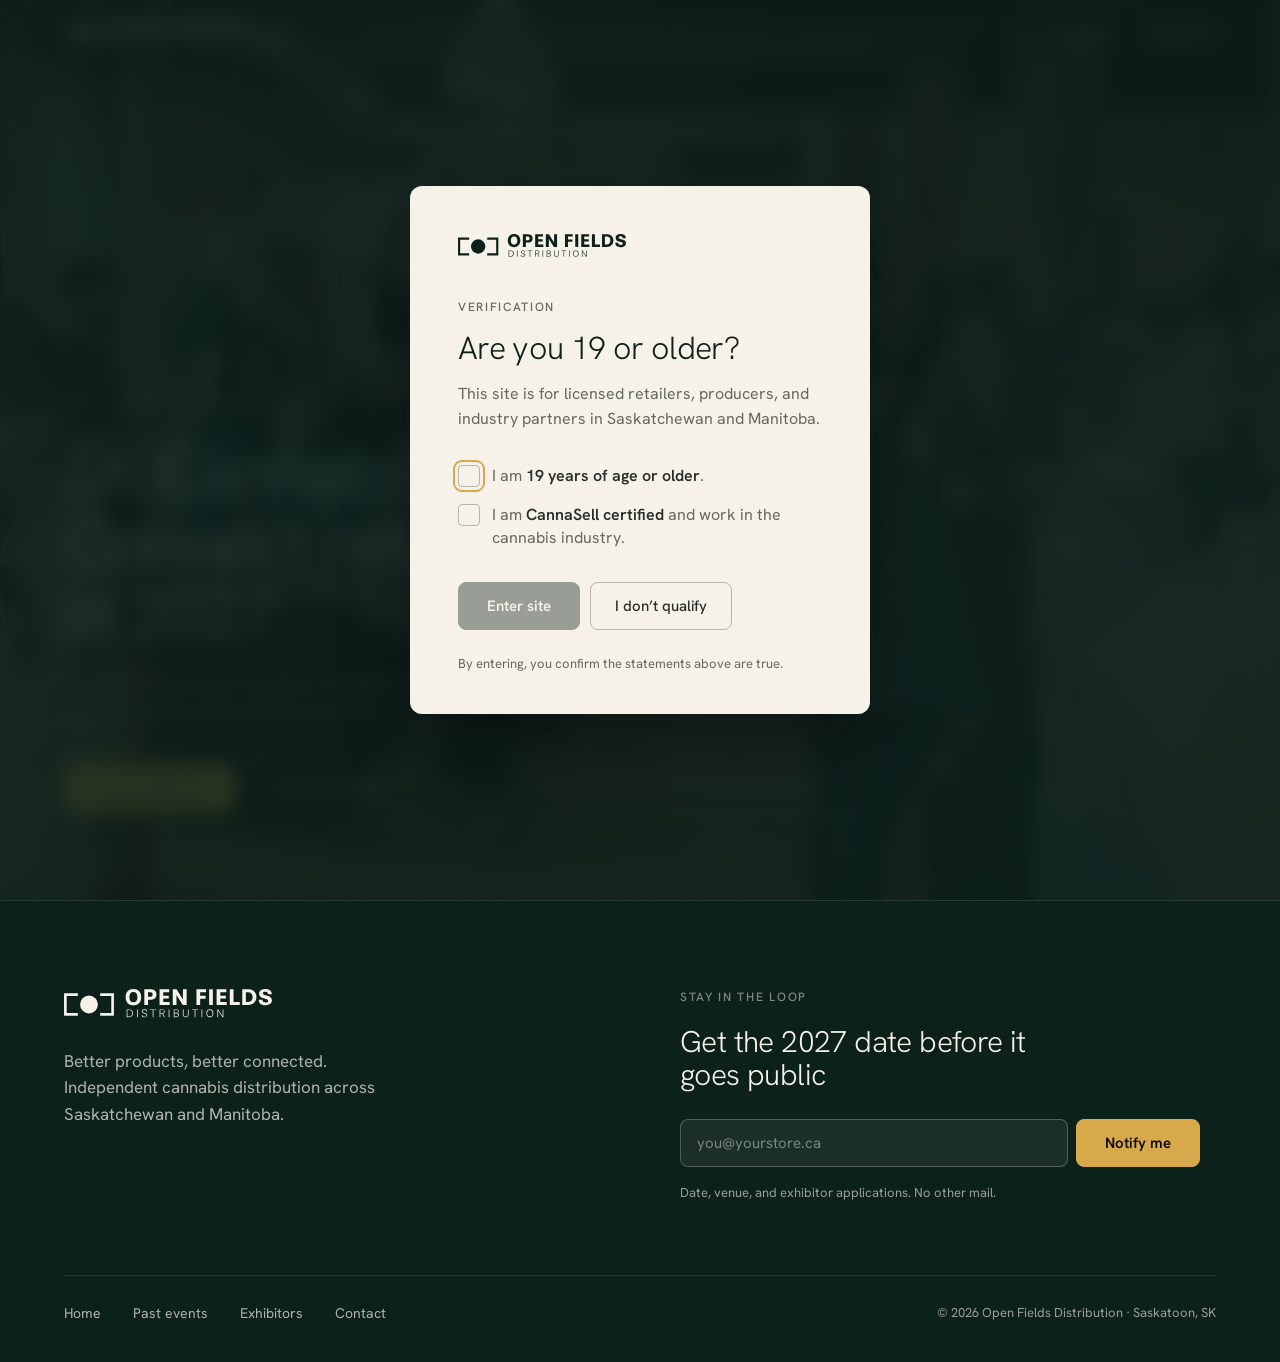
<file: index.html>
<!DOCTYPE html>
<html lang="en">
<head>
<meta charset="utf-8">
<meta name="viewport" content="width=device-width, initial-scale=1">
<title>SK Cannabis Connect 2027 — Open Fields Distribution</title>
<meta name="description" content="SK Cannabis Connect returns in 2027. One day, every major supplier in Saskatchewan in one room. Date and venue announced soon.">
<meta property="og:title" content="SK Cannabis Connect 2027 — Open Fields Distribution">
<meta property="og:description" content="SK Cannabis Connect returns in 2027. One day, every major supplier in Saskatchewan in one room. Date and venue announced soon.">
<meta property="og:type" content="website">
<meta property="og:site_name" content="SK Cannabis Connect">
<meta property="og:image" content="https://skcannaconnect.ca/assets/photos/showcase-floor.jpg">
<meta name="twitter:card" content="summary_large_image">
<link rel="icon" href="assets/favicon.svg" type="image/svg+xml">
<link rel="preload" as="font" type="font/woff2" href="assets/fonts/hanken-grotesk-300-latin.woff2" crossorigin>
<link rel="preload" as="font" type="font/woff2" href="assets/fonts/hanken-grotesk-400-latin.woff2" crossorigin>
<link rel="stylesheet" href="assets/css/fonts.css">
<link rel="preload" as="image" href="assets/hero/skcc-hero.jpg">
<link rel="stylesheet" href="assets/css/site.css">
</head>
<body>

<a class="skip-link" href="#main">Skip to content</a>

<div class="gate" id="gate" role="dialog" aria-modal="true" aria-labelledby="gate-title">
  <div class="gate-card">
    <img src="assets/of/logo-primary.svg" alt="Open Fields Distribution" width="168" height="25">

    <div data-gate-ask>
      <div class="eyebrow-plain">Verification</div>
      <h2 class="h2-gate" id="gate-title">Are you 19 or older?</h2>
      <p>This site is for licensed retailers, producers, and industry partners in Saskatchewan and Manitoba.</p>

      <label class="gate-check">
        <input type="checkbox" data-gate-check>
        <span class="box" aria-hidden="true"></span>
        <span>I am <strong>19 years of age or older</strong>.</span>
      </label>

      <label class="gate-check">
        <input type="checkbox" data-gate-check>
        <span class="box" aria-hidden="true"></span>
        <span>I am <strong>CannaSell certified</strong> and work in the cannabis industry.</span>
      </label>

      <div class="gate-actions">
        <button type="button" class="btn btn-forest" data-gate-enter disabled>Enter site</button>
        <button type="button" class="btn btn-ghost" data-gate-decline>I don&rsquo;t qualify</button>
      </div>

      <p class="gate-fine">By entering, you confirm the statements above are true.</p>
    </div>

    <div data-gate-denied hidden>
      <div class="eyebrow-plain">Sorry</div>
      <h2 class="h2-gate" id="gate-denied-title">This site is industry only</h2>
      <p>Thanks for stopping by. Come back when you meet the requirements above.</p>
      <div class="gate-actions">
        <button type="button" class="btn btn-ghost" data-gate-back>Back</button>
      </div>
    </div>
  </div>
</div>

<header class="site-header is-top">
  <a class="header-logo" href="index.html" aria-label="Open Fields Distribution — home">
    <img class="logo-reversed" src="assets/of/logo-primary-ivory.svg" alt="Open Fields Distribution" width="176" height="26">
    <img class="logo-ink" src="assets/of/logo-primary.svg" alt="" aria-hidden="true" width="176" height="26">
  </a>
  <nav class="header-nav" aria-label="Primary">
    <a href="past-events.html">Events</a>
    <a href="exhibitors.html">Exhibitors</a>
  </nav>
</header>

<main id="main" tabindex="-1">
  <section class="home-hero on-photo">
    <div class="hero-bg" role="img" aria-label="The SK Cannabis Connect showcase floor in Saskatoon"></div>
    <div class="scrim"></div>

    <div class="home-hero-body">
      <div class="eyebrow">Saskatchewan &middot; 2027</div>
      <h1 class="h1-home">SK Cannabis Connect returns in 2027</h1>
      <p class="hero-p">One day, every major supplier in Saskatchewan in one room. Date and venue announced soon.</p>
      <div class="hero-actions">
        <a class="btn btn-primary" href="#notify">Get the date first</a>
        <a class="btn btn-secondary" href="past-events.html">See past events</a>
      </div>
    </div>
  </section>
</main>

<footer class="site-footer" id="notify">
  <div class="footer-top">
    <div>
      <img class="footer-logo" src="assets/of/logo-primary-ivory.svg" alt="Open Fields Distribution" width="208" height="31">
      <p class="footer-blurb">Better products, better connected. Independent cannabis distribution across Saskatchewan and Manitoba.</p>
    </div>
    <div>
      <div class="eyebrow-plain on-dark">Stay in the loop</div>
      <h2 class="h2-footer">Get the 2027 date before it goes public</h2>

      <form class="notify-form" data-notify-form>
        <input id="notify-email" type="email" name="email" required placeholder="you@yourstore.ca"
               autocomplete="email" aria-label="Email address">
        <input class="notify-trap" data-notify-trap type="text" name="company" tabindex="-1"
               autocomplete="off" aria-hidden="true">
        <button type="submit" class="btn btn-primary">Notify me</button>
      </form>
      <p class="notify-fine" data-notify-fine>Date, venue, and exhibitor applications. No other mail.</p>
      <p class="notify-error" data-notify-error hidden role="alert"></p>

      <div class="notify-done" data-notify-done hidden role="status">You&rsquo;re on the list. We&rsquo;ll be in touch.</div>
    </div>
  </div>

  <div class="footer-bottom">
    <nav class="footer-nav" aria-label="Footer">
      <a href="index.html">Home</a>
      <a href="past-events.html">Past events</a>
      <a href="exhibitors.html">Exhibitors</a>
      <a href="mailto:etonnies@openfields.ca">Contact</a>
    </nav>
    <div class="footer-copy">&copy; 2026 Open Fields Distribution &middot; Saskatoon, SK</div>
  </div>
</footer>

<script src="assets/js/site.js"></script>
</body>
</html>
</file>
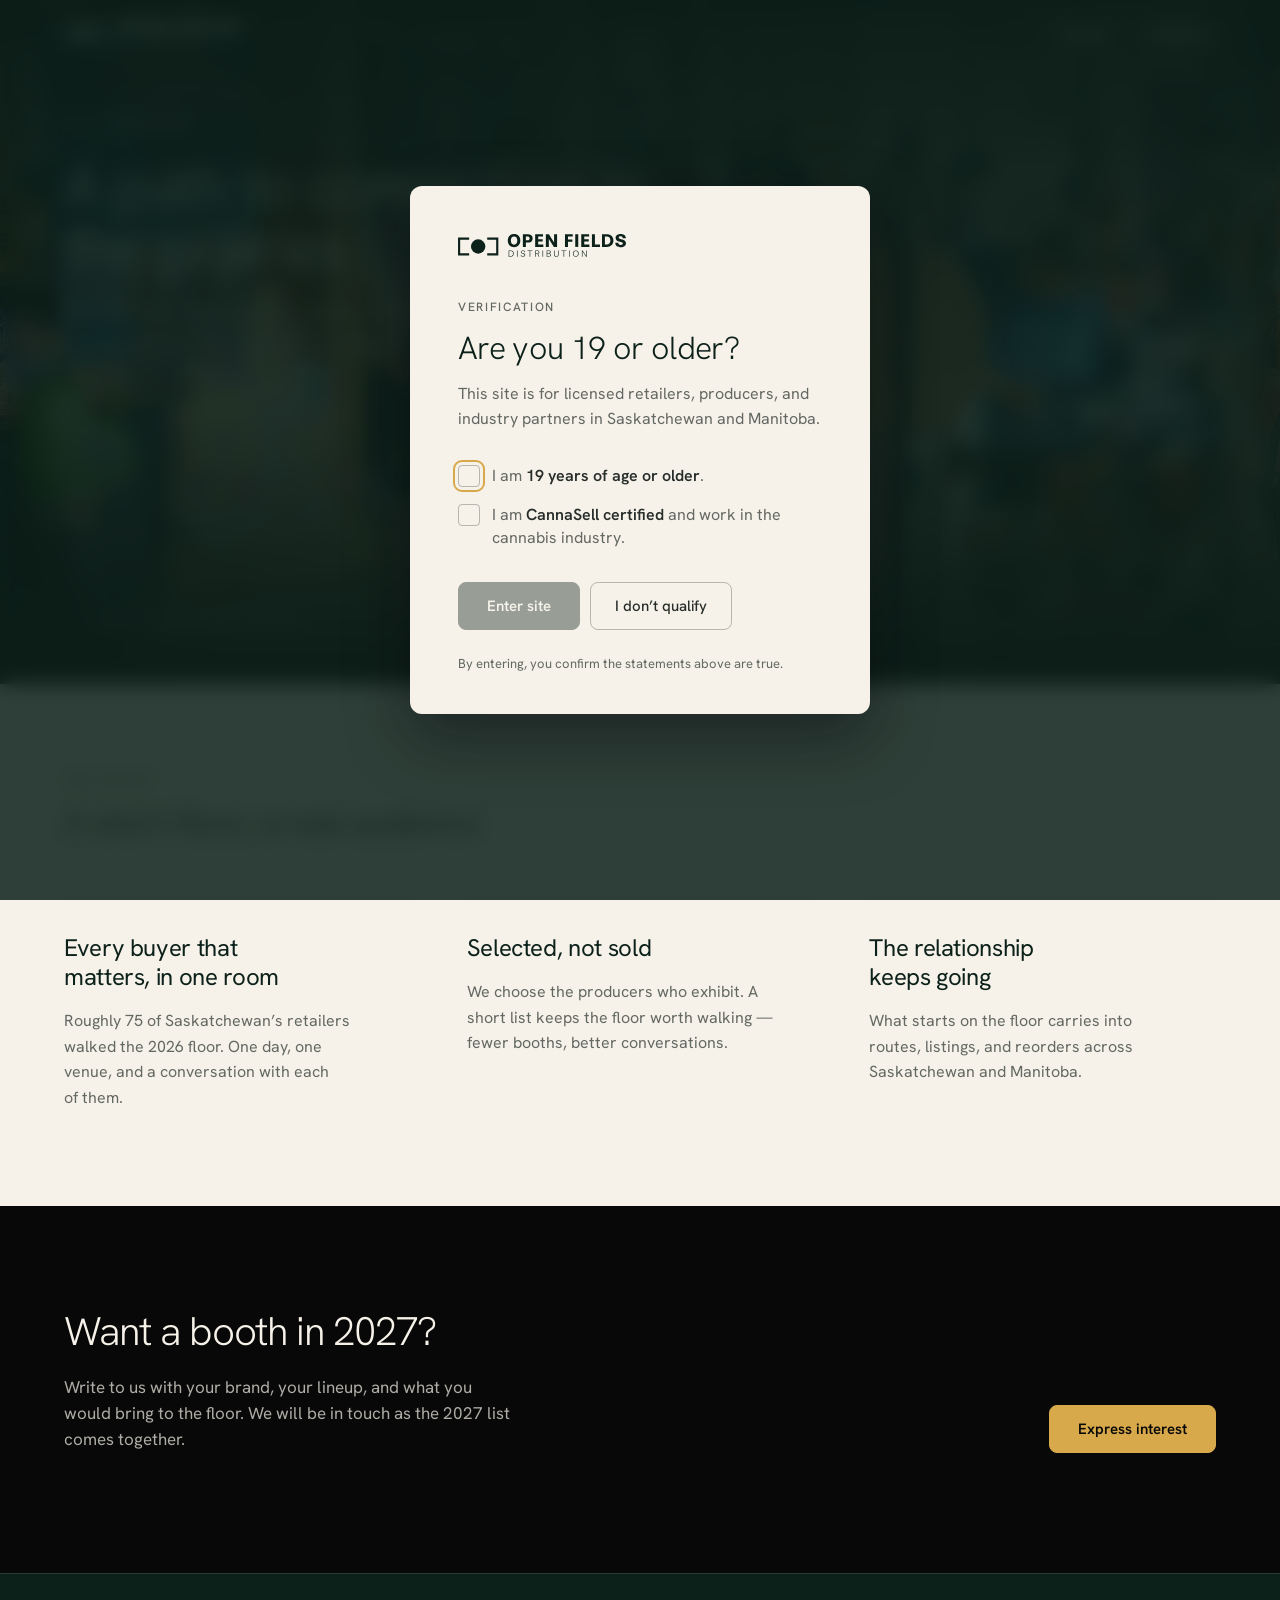
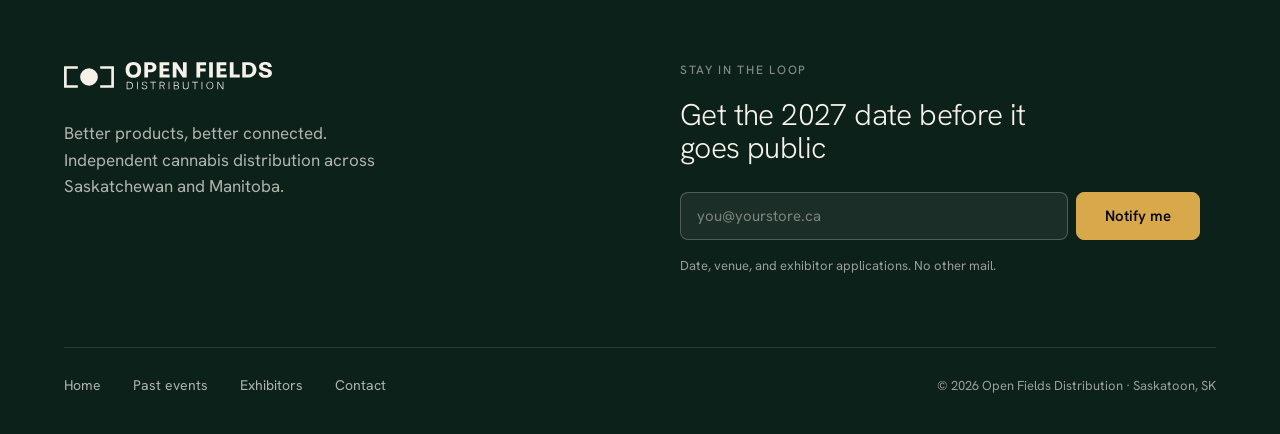
<file: exhibitors.html>
<!DOCTYPE html>
<html lang="en">
<head>
<meta charset="utf-8">
<meta name="viewport" content="width=device-width, initial-scale=1">
<title>Exhibitors — SK Cannabis Connect</title>
<meta name="description" content="We select the producers who exhibit at SK Cannabis Connect. If you want your brand in the room in 2027, tell us about it.">
<meta property="og:title" content="Exhibitors — SK Cannabis Connect">
<meta property="og:description" content="We select the producers who exhibit at SK Cannabis Connect. If you want your brand in the room in 2027, tell us about it.">
<meta property="og:type" content="website">
<meta property="og:site_name" content="SK Cannabis Connect">
<meta property="og:image" content="https://skcannaconnect.ca/assets/photos/showcase-floor.jpg">
<meta name="twitter:card" content="summary_large_image">
<link rel="icon" href="assets/favicon.svg" type="image/svg+xml">
<link rel="preload" as="font" type="font/woff2" href="assets/fonts/hanken-grotesk-300-latin.woff2" crossorigin>
<link rel="preload" as="font" type="font/woff2" href="assets/fonts/hanken-grotesk-400-latin.woff2" crossorigin>
<link rel="stylesheet" href="assets/css/fonts.css">
<link rel="stylesheet" href="assets/css/site.css">
</head>
<body>

<a class="skip-link" href="#main">Skip to content</a>

<div class="gate" id="gate" role="dialog" aria-modal="true" aria-labelledby="gate-title">
  <div class="gate-card">
    <img src="assets/of/logo-primary.svg" alt="Open Fields Distribution" width="168" height="25">

    <div data-gate-ask>
      <div class="eyebrow-plain">Verification</div>
      <h2 class="h2-gate" id="gate-title">Are you 19 or older?</h2>
      <p>This site is for licensed retailers, producers, and industry partners in Saskatchewan and Manitoba.</p>

      <label class="gate-check">
        <input type="checkbox" data-gate-check>
        <span class="box" aria-hidden="true"></span>
        <span>I am <strong>19 years of age or older</strong>.</span>
      </label>

      <label class="gate-check">
        <input type="checkbox" data-gate-check>
        <span class="box" aria-hidden="true"></span>
        <span>I am <strong>CannaSell certified</strong> and work in the cannabis industry.</span>
      </label>

      <div class="gate-actions">
        <button type="button" class="btn btn-forest" data-gate-enter disabled>Enter site</button>
        <button type="button" class="btn btn-ghost" data-gate-decline>I don&rsquo;t qualify</button>
      </div>

      <p class="gate-fine">By entering, you confirm the statements above are true.</p>
    </div>

    <div data-gate-denied hidden>
      <div class="eyebrow-plain">Sorry</div>
      <h2 class="h2-gate" id="gate-denied-title">This site is industry only</h2>
      <p>Thanks for stopping by. Come back when you meet the requirements above.</p>
      <div class="gate-actions">
        <button type="button" class="btn btn-ghost" data-gate-back>Back</button>
      </div>
    </div>
  </div>
</div>

<header class="site-header is-top">
  <a class="header-logo" href="index.html" aria-label="Open Fields Distribution — home">
    <img class="logo-reversed" src="assets/of/logo-primary-ivory.svg" alt="Open Fields Distribution" width="176" height="26">
    <img class="logo-ink" src="assets/of/logo-primary.svg" alt="" aria-hidden="true" width="176" height="26">
  </a>
  <nav class="header-nav" aria-label="Primary">
    <a href="past-events.html">Events</a>
    <a href="exhibitors.html">Exhibitors</a>
  </nav>
</header>

<main id="main" tabindex="-1">
  <section class="photo-hero hero-exhibitors on-photo">
    <img src="assets/photos/exhibitors-floor.jpg" alt="Producer booths lining the showcase floor as retailers walk it" fetchpriority="high">
    <div class="scrim"></div>

    <div class="hero-body">
      <div class="eyebrow">Exhibitors</div>
      <h1 class="h1-page">A path to connection in the prairies</h1>
      <p class="lead">We select the producers who exhibit at SK Cannabis Connect. If you want your brand in the room in 2027, tell us about it.</p>
    </div>

    <div class="hero-spacer"></div>

    <div class="hero-caption">A limited floor, chosen each year</div>
  </section>

  <section class="band-light why-exhibit" data-surface="light">
    <div class="eyebrow-plain">Why exhibit</div>
    <h2 class="h2-section">A short floor, a real audience</h2>
    <div class="reasons">
      <div class="reason">
        <h3 class="h3-col">Every buyer that matters, in one room</h3>
        <p class="body-light">Roughly 75 of Saskatchewan&rsquo;s retailers walked the 2026 floor. One day, one venue, and a conversation with each of them.</p>
      </div>
      <div class="reason">
        <h3 class="h3-col">Selected, not sold</h3>
        <p class="body-light">We choose the producers who exhibit. A short list keeps the floor worth walking &mdash; fewer booths, better conversations.</p>
      </div>
      <div class="reason">
        <h3 class="h3-col">The relationship keeps going</h3>
        <p class="body-light">What starts on the floor carries into routes, listings, and reorders across Saskatchewan and Manitoba.</p>
      </div>
    </div>
  </section>

  <section class="cta-band">
    <div>
      <h2 class="h2-cta">Want a booth in 2027?</h2>
      <p class="body-dark">Write to us with your brand, your lineup, and what you would bring to the floor. We will be in touch as the 2027 list comes together.</p>
    </div>
    <a class="btn btn-primary" href="mailto:etonnies@openfields.ca?subject=SK%20Cannabis%20Connect%202027%20%E2%80%94%20exhibitor%20interest">Express interest</a>
  </section>
</main>

<footer class="site-footer" id="notify">
  <div class="footer-top">
    <div>
      <img class="footer-logo" src="assets/of/logo-primary-ivory.svg" alt="Open Fields Distribution" width="208" height="31">
      <p class="footer-blurb">Better products, better connected. Independent cannabis distribution across Saskatchewan and Manitoba.</p>
    </div>
    <div>
      <div class="eyebrow-plain on-dark">Stay in the loop</div>
      <h2 class="h2-footer">Get the 2027 date before it goes public</h2>

      <form class="notify-form" data-notify-form>
        <input id="notify-email" type="email" name="email" required placeholder="you@yourstore.ca"
               autocomplete="email" aria-label="Email address">
        <input class="notify-trap" data-notify-trap type="text" name="company" tabindex="-1"
               autocomplete="off" aria-hidden="true">
        <button type="submit" class="btn btn-primary">Notify me</button>
      </form>
      <p class="notify-fine" data-notify-fine>Date, venue, and exhibitor applications. No other mail.</p>
      <p class="notify-error" data-notify-error hidden role="alert"></p>

      <div class="notify-done" data-notify-done hidden role="status">You&rsquo;re on the list. We&rsquo;ll be in touch.</div>
    </div>
  </div>

  <div class="footer-bottom">
    <nav class="footer-nav" aria-label="Footer">
      <a href="index.html">Home</a>
      <a href="past-events.html">Past events</a>
      <a href="exhibitors.html">Exhibitors</a>
      <a href="mailto:etonnies@openfields.ca">Contact</a>
    </nav>
    <div class="footer-copy">&copy; 2026 Open Fields Distribution &middot; Saskatoon, SK</div>
  </div>
</footer>

<script src="assets/js/site.js"></script>
</body>
</html>
</file>
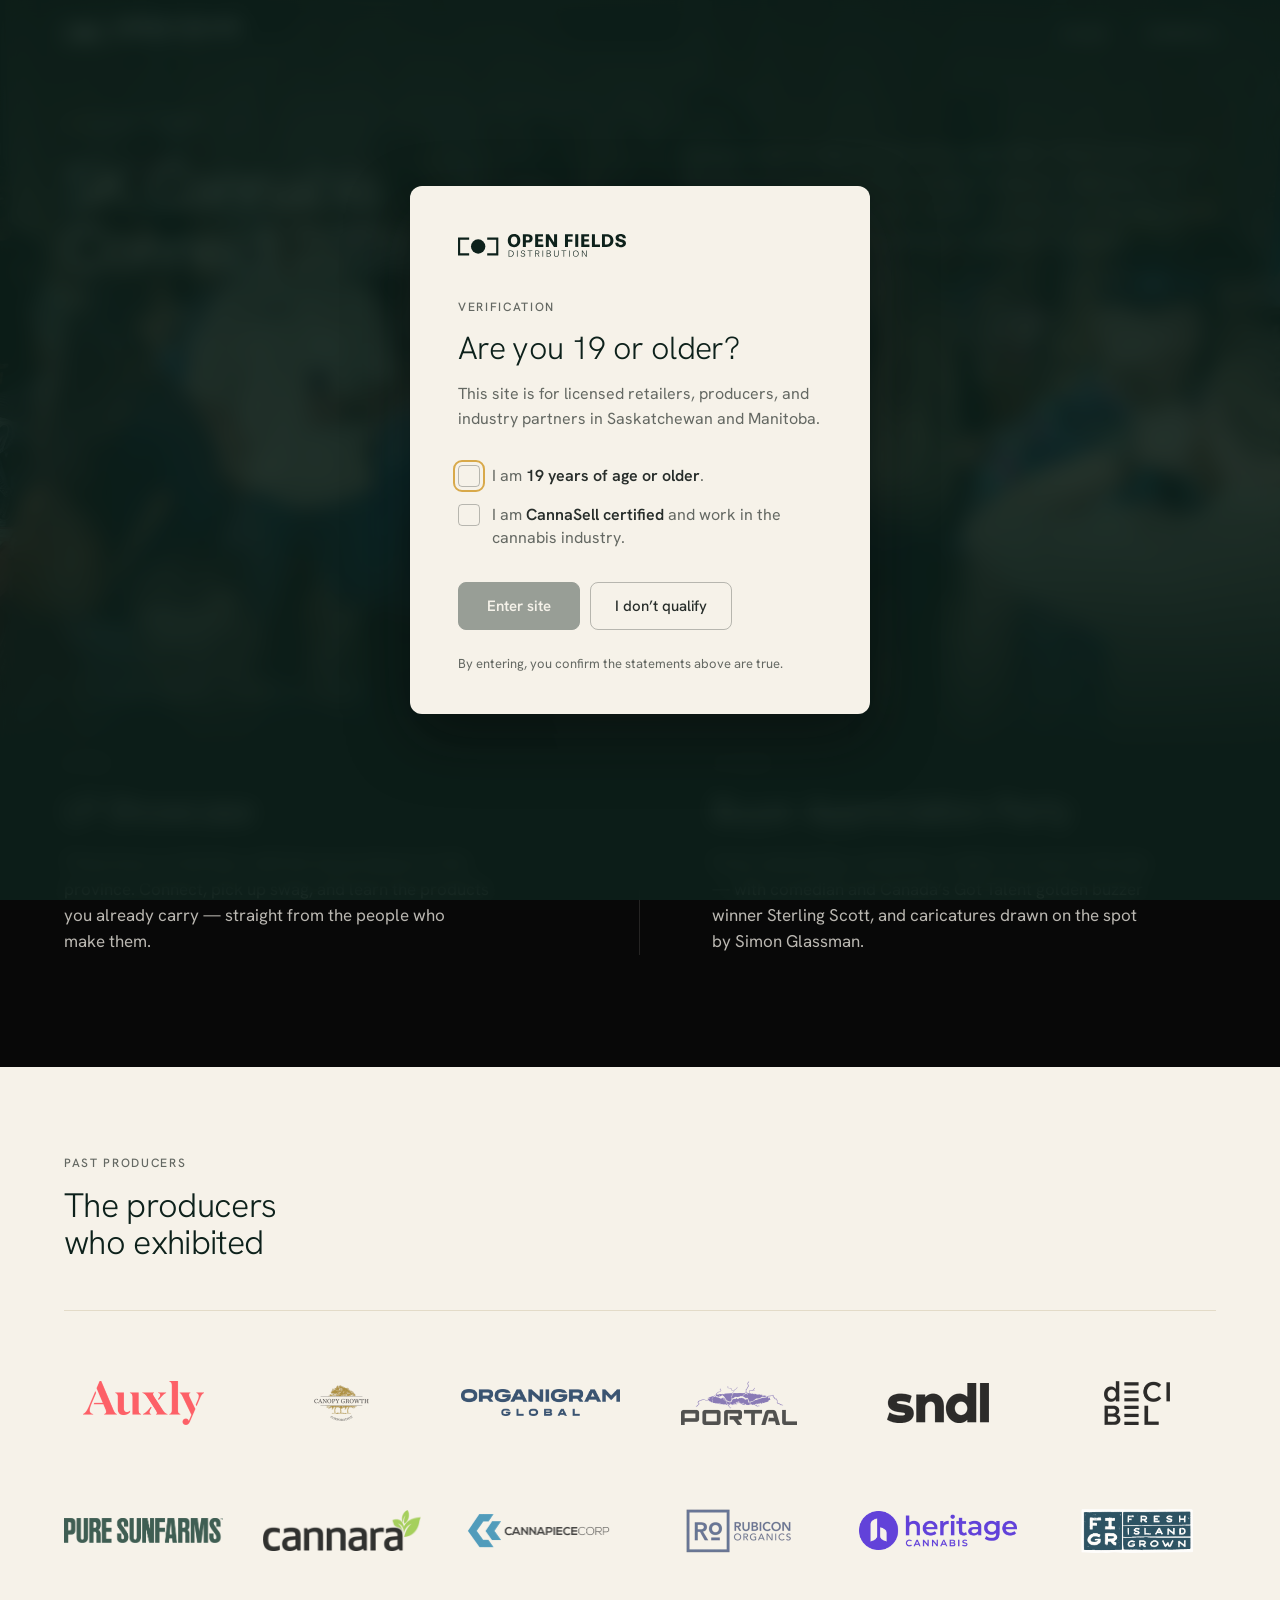
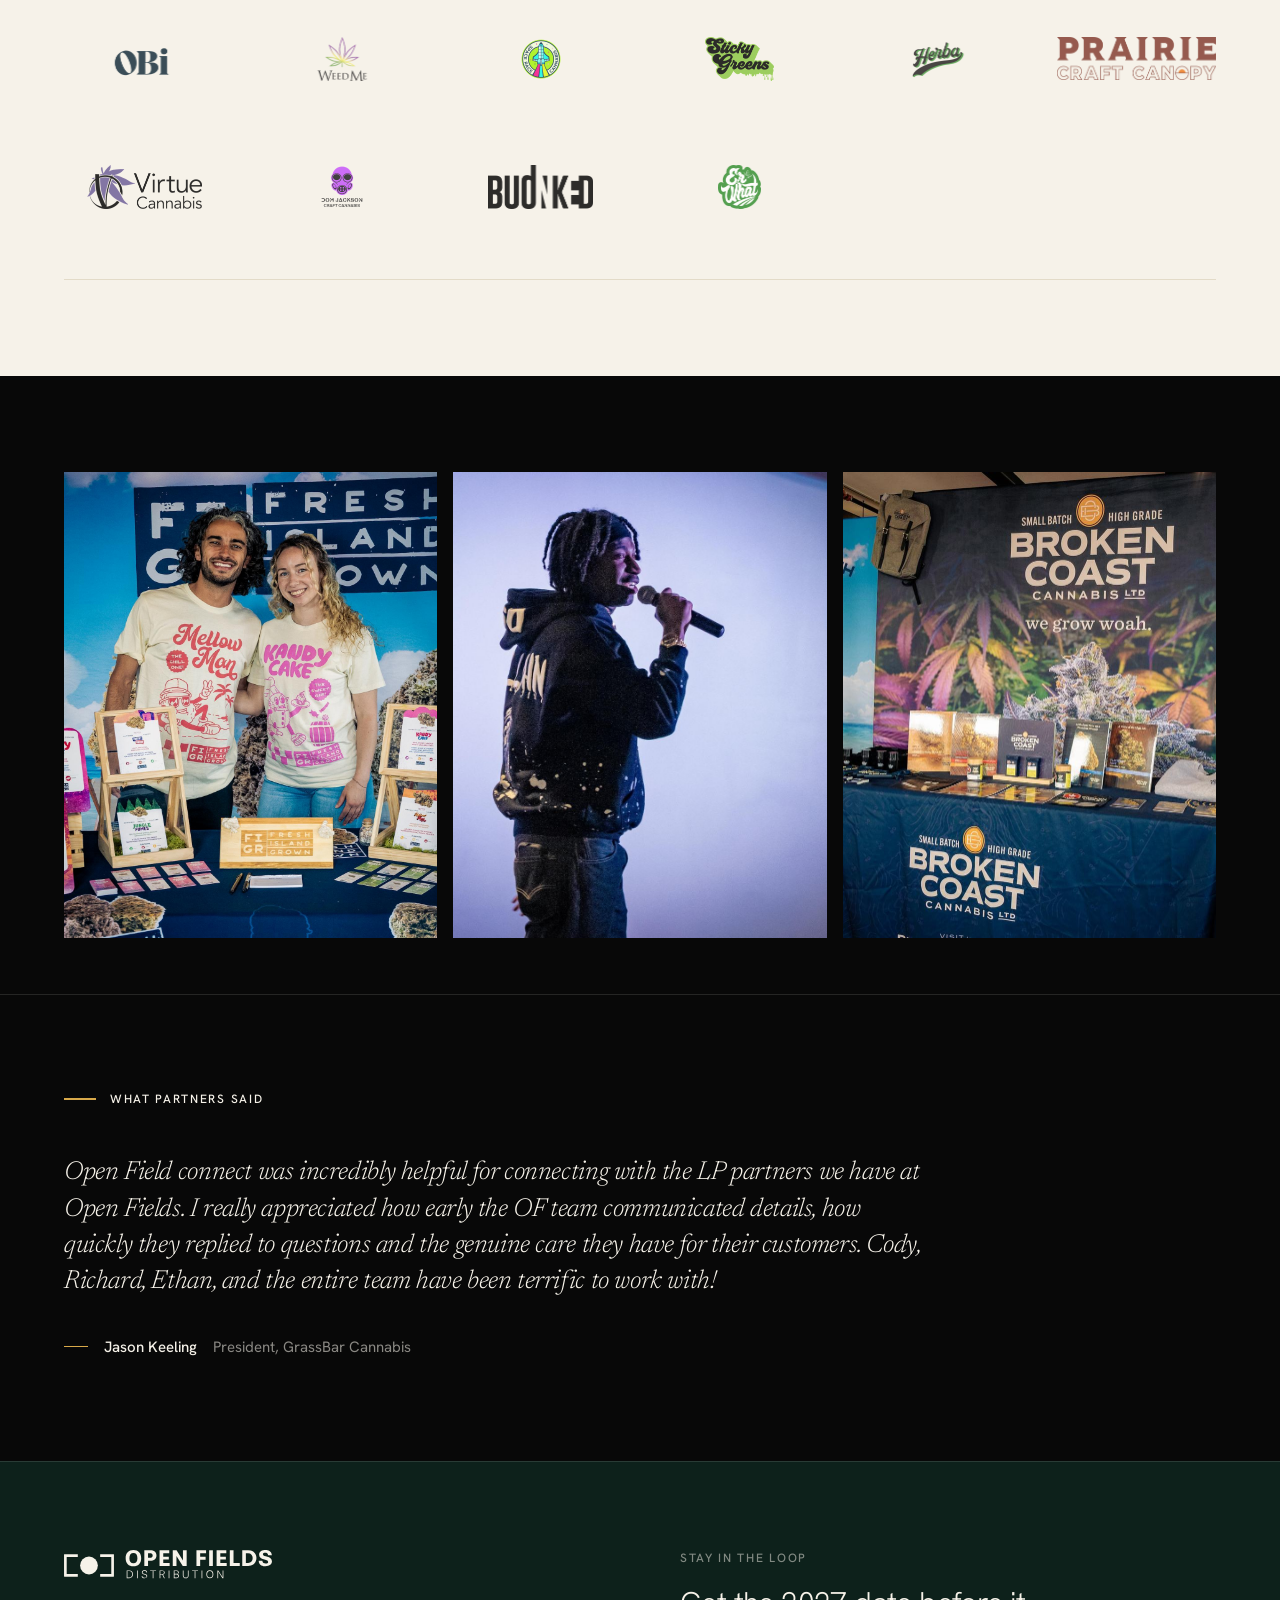
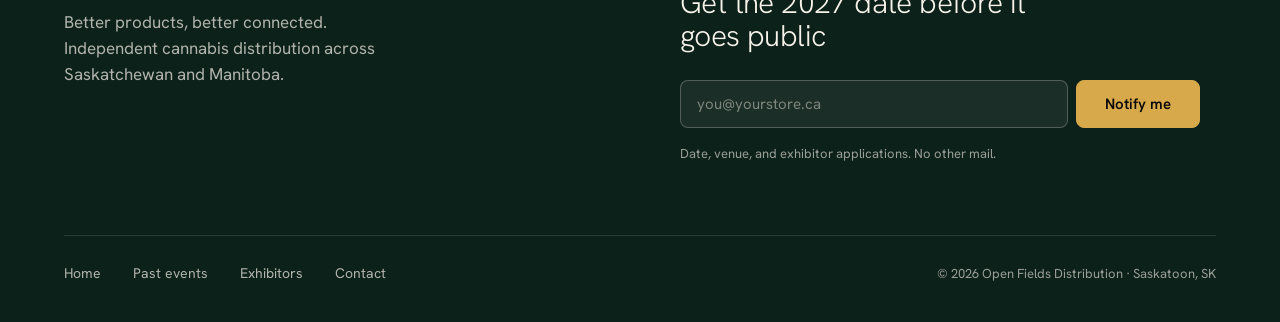
<file: past-events.html>
<!DOCTYPE html>
<html lang="en">
<head>
<meta charset="utf-8">
<meta name="viewport" content="width=device-width, initial-scale=1">
<title>SK Cannabis Connect 2026 — Past events</title>
<meta name="description" content="One hundred and fifty people in one room: 20 licensed producers exhibiting and roughly 75 of Saskatchewan’s retailers on the floor. The 2026 LP Showcase and Buyer Appreciation Party.">
<meta property="og:title" content="SK Cannabis Connect 2026 — Past events">
<meta property="og:description" content="One hundred and fifty people in one room: 20 licensed producers exhibiting and roughly 75 of Saskatchewan’s retailers on the floor. The 2026 LP Showcase and Buyer Appreciation Party.">
<meta property="og:type" content="website">
<meta property="og:site_name" content="SK Cannabis Connect">
<meta property="og:image" content="https://skcannaconnect.ca/assets/photos/showcase-floor.jpg">
<meta name="twitter:card" content="summary_large_image">
<link rel="icon" href="assets/favicon.svg" type="image/svg+xml">
<link rel="preload" as="font" type="font/woff2" href="assets/fonts/hanken-grotesk-300-latin.woff2" crossorigin>
<link rel="preload" as="font" type="font/woff2" href="assets/fonts/hanken-grotesk-400-latin.woff2" crossorigin>
<link rel="stylesheet" href="assets/css/fonts.css">
<link rel="stylesheet" href="assets/css/site.css">
</head>
<body>

<a class="skip-link" href="#main">Skip to content</a>

<div class="gate" id="gate" role="dialog" aria-modal="true" aria-labelledby="gate-title">
  <div class="gate-card">
    <img src="assets/of/logo-primary.svg" alt="Open Fields Distribution" width="168" height="25">

    <div data-gate-ask>
      <div class="eyebrow-plain">Verification</div>
      <h2 class="h2-gate" id="gate-title">Are you 19 or older?</h2>
      <p>This site is for licensed retailers, producers, and industry partners in Saskatchewan and Manitoba.</p>

      <label class="gate-check">
        <input type="checkbox" data-gate-check>
        <span class="box" aria-hidden="true"></span>
        <span>I am <strong>19 years of age or older</strong>.</span>
      </label>

      <label class="gate-check">
        <input type="checkbox" data-gate-check>
        <span class="box" aria-hidden="true"></span>
        <span>I am <strong>CannaSell certified</strong> and work in the cannabis industry.</span>
      </label>

      <div class="gate-actions">
        <button type="button" class="btn btn-forest" data-gate-enter disabled>Enter site</button>
        <button type="button" class="btn btn-ghost" data-gate-decline>I don&rsquo;t qualify</button>
      </div>

      <p class="gate-fine">By entering, you confirm the statements above are true.</p>
    </div>

    <div data-gate-denied hidden>
      <div class="eyebrow-plain">Sorry</div>
      <h2 class="h2-gate" id="gate-denied-title">This site is industry only</h2>
      <p>Thanks for stopping by. Come back when you meet the requirements above.</p>
      <div class="gate-actions">
        <button type="button" class="btn btn-ghost" data-gate-back>Back</button>
      </div>
    </div>
  </div>
</div>

<header class="site-header is-top">
  <a class="header-logo" href="index.html" aria-label="Open Fields Distribution — home">
    <img class="logo-reversed" src="assets/of/logo-primary-ivory.svg" alt="Open Fields Distribution" width="176" height="26">
    <img class="logo-ink" src="assets/of/logo-primary.svg" alt="" aria-hidden="true" width="176" height="26">
  </a>
  <nav class="header-nav" aria-label="Primary">
    <a href="past-events.html">Events</a>
    <a href="exhibitors.html">Exhibitors</a>
  </nav>
</header>

<main id="main" tabindex="-1">
  <section class="photo-hero hero-past on-photo">
    <img src="assets/photos/showcase-floor.jpg" alt="The LP Showcase floor at SK Cannabis Connect 2026" fetchpriority="high">
    <div class="scrim"></div>

    <div class="hero-body">
      <div>
        <div class="eyebrow">Past events</div>
        <h1 class="h1-page">SK Cannabis Connect 2026</h1>
      </div>
      <p class="lead hero-lead">A trade show by day, a networking night after. One hundred and fifty people in one room: 20 licensed producers exhibiting, and roughly 75 of Saskatchewan&rsquo;s retailers on the floor. The day ran as an LP Showcase, and the evening closed with the Buyer Appreciation Party.</p>
    </div>

    <div class="hero-spacer"></div>

    <div class="hero-caption">LP Showcase floor &mdash; Saskatoon, June 2026</div>
  </section>

  <section class="split">
    <div class="split-col">
      <div class="eyebrow-plain on-dark">By day</div>
      <h2 class="h2-section">LP Showcase</h2>
      <p class="body-dark">Three hours on the floor with the top producers in the province. Connect, pick up swag, and learn the products you already carry &mdash; straight from the people who make them.</p>
    </div>
    <div class="split-col">
      <div class="eyebrow-plain on-dark">By night</div>
      <h2 class="h2-section">Buyer Appreciation Party</h2>
      <p class="body-dark">Food, networking, connection. A light, fun close to the day &mdash; with comedian and Canada&rsquo;s Got Talent golden buzzer winner Sterling Scott, and caricatures drawn on the spot by Simon Glassman.</p>
    </div>
  </section>

  <section class="band-light producers" data-surface="light">
    <div class="eyebrow-plain">Past producers</div>
    <h2 class="h2-section">The producers who exhibited</h2>
    <div class="producer-wall">
      <div class="producer-cell"><img src="assets/lp-logos/auxly.png" alt="Auxly" title="Auxly" loading="lazy"></div>
      <div class="producer-cell"><img src="assets/lp-logos/canopy-growth.png" alt="Canopy Growth" title="Canopy Growth" loading="lazy"></div>
      <div class="producer-cell"><img src="assets/lp-logos/organigram.png" alt="Organigram Global" title="Organigram Global" loading="lazy"></div>
      <div class="producer-cell"><img src="assets/lp-logos/tilray.png" alt="Portal" title="Portal" loading="lazy"></div>
      <div class="producer-cell"><img src="assets/lp-logos/sndl.png" alt="SNDL" title="SNDL" loading="lazy"></div>
      <div class="producer-cell"><img src="assets/lp-logos/decibel.png" alt="Decibel" title="Decibel" loading="lazy"></div>
      <div class="producer-cell"><img src="assets/lp-logos/pure-sunfarms.png" alt="Pure Sunfarms" title="Pure Sunfarms" loading="lazy"></div>
      <div class="producer-cell"><img src="assets/lp-logos/cannara.png" alt="Cannara" title="Cannara" loading="lazy"></div>
      <div class="producer-cell"><img src="assets/lp-logos/cannapiece.png" alt="CannaPiece Corp" title="CannaPiece Corp" loading="lazy"></div>
      <div class="producer-cell"><img src="assets/lp-logos/rubicon.png" alt="Rubicon Organics" title="Rubicon Organics" loading="lazy"></div>
      <div class="producer-cell"><img src="assets/lp-logos/heritage.png" alt="Heritage Cannabis" title="Heritage Cannabis" loading="lazy"></div>
      <div class="producer-cell"><img src="assets/lp-logos/canadas-island-garden.png" alt="FIGR — Fresh Island Grown" title="FIGR — Fresh Island Grown" loading="lazy"></div>
      <div class="producer-cell"><img src="assets/lp-logos/olli.png" alt="OBi" title="OBi" loading="lazy"></div>
      <div class="producer-cell"><img src="assets/lp-logos/weed-me.png" alt="Weed Me" title="Weed Me" loading="lazy"></div>
      <div class="producer-cell"><img src="assets/lp-logos/space-race.png" alt="Space Race Cannabis" title="Space Race Cannabis" loading="lazy"></div>
      <div class="producer-cell"><img src="assets/lp-logos/sticky-greens.png" alt="Sticky Greens" title="Sticky Greens" loading="lazy"></div>
      <div class="producer-cell"><img src="assets/lp-logos/herba-farms.png" alt="Herba" title="Herba" loading="lazy"></div>
      <div class="producer-cell"><img src="assets/lp-logos/prairie-craft.png" alt="Prairie Craft Canopy" title="Prairie Craft Canopy" loading="lazy"></div>
      <div class="producer-cell"><img src="assets/lp-logos/hybrid-infusions.png" alt="Virtue Cannabis" title="Virtue Cannabis" loading="lazy"></div>
      <div class="producer-cell"><img src="assets/lp-logos/dom-jackson.png" alt="Dom Jackson Craft Cannabis" title="Dom Jackson Craft Cannabis" loading="lazy"></div>
      <div class="producer-cell"><img src="assets/lp-logos/budnked.png" alt="BudNked" title="BudNked" loading="lazy"></div>
      <div class="producer-cell"><img src="assets/lp-logos/5-points.png" alt="Er What?" title="Er What?" loading="lazy"></div>
    </div>
  </section>

  <section class="photo-trio" aria-label="Photographs from SK Cannabis Connect 2026">
    <figure><img src="assets/photos/booth-figr.jpg" alt="FIGR Fresh Island Grown booth on the LP Showcase floor" loading="lazy"></figure>
    <figure><img src="assets/photos/sterling-scott.jpg" alt="Sterling Scott on the mic at the Buyer Appreciation Party" style="object-position: 34% center" loading="lazy"></figure>
    <figure><img src="assets/photos/booth-broken-coast-table.jpg" alt="The Broken Coast Cannabis booth on the showcase floor" style="object-position: 34% center" loading="lazy"></figure>
  </section>

  <section class="testimonials" data-testimonials="[{&quot;quote&quot;: &quot;Open Field connect was incredibly helpful for connecting with the LP partners we have at Open Fields. I really appreciated how early the OF team communicated details, how quickly they replied to questions and the genuine care they have for their customers. Cody, Richard, Ethan, and the entire team have been terrific to work with!&quot;, &quot;name&quot;: &quot;Jason Keeling&quot;, &quot;role&quot;: &quot;President&quot;, &quot;company&quot;: &quot;GrassBar Cannabis&quot;}]">
    <div class="eyebrow">What partners said</div>
    <div class="testimonial-row">
      <blockquote class="testimonial-quote">
        <p data-t-quote>Open Field connect was incredibly helpful for connecting with the LP partners we have at Open Fields. I really appreciated how early the OF team communicated details, how quickly they replied to questions and the genuine care they have for their customers. Cody, Richard, Ethan, and the entire team have been terrific to work with!</p>
        <div class="testimonial-byline">
          <span class="t-name" data-t-name>Jason Keeling</span>
          <span class="t-role" data-t-role>President, GrassBar Cannabis</span>
        </div>
      </blockquote>
      <div class="testimonial-controls" data-t-controls hidden>
        <div class="testimonial-dots" data-t-dots></div>
        <div class="testimonial-arrows">
          <button type="button" class="btn btn-arrow" data-t-prev aria-label="Previous testimonial">&larr;</button>
          <button type="button" class="btn btn-arrow" data-t-next aria-label="Next testimonial">&rarr;</button>
        </div>
      </div>
    </div>
  </section>
</main>

<footer class="site-footer" id="notify">
  <div class="footer-top">
    <div>
      <img class="footer-logo" src="assets/of/logo-primary-ivory.svg" alt="Open Fields Distribution" width="208" height="31">
      <p class="footer-blurb">Better products, better connected. Independent cannabis distribution across Saskatchewan and Manitoba.</p>
    </div>
    <div>
      <div class="eyebrow-plain on-dark">Stay in the loop</div>
      <h2 class="h2-footer">Get the 2027 date before it goes public</h2>

      <form class="notify-form" data-notify-form>
        <input id="notify-email" type="email" name="email" required placeholder="you@yourstore.ca"
               autocomplete="email" aria-label="Email address">
        <input class="notify-trap" data-notify-trap type="text" name="company" tabindex="-1"
               autocomplete="off" aria-hidden="true">
        <button type="submit" class="btn btn-primary">Notify me</button>
      </form>
      <p class="notify-fine" data-notify-fine>Date, venue, and exhibitor applications. No other mail.</p>
      <p class="notify-error" data-notify-error hidden role="alert"></p>

      <div class="notify-done" data-notify-done hidden role="status">You&rsquo;re on the list. We&rsquo;ll be in touch.</div>
    </div>
  </div>

  <div class="footer-bottom">
    <nav class="footer-nav" aria-label="Footer">
      <a href="index.html">Home</a>
      <a href="past-events.html">Past events</a>
      <a href="exhibitors.html">Exhibitors</a>
      <a href="mailto:etonnies@openfields.ca">Contact</a>
    </nav>
    <div class="footer-copy">&copy; 2026 Open Fields Distribution &middot; Saskatoon, SK</div>
  </div>
</footer>

<script src="assets/js/site.js"></script>
</body>
</html>
</file>
<file: assets/css/fonts.css>
/* Hanken Grotesk & Newsreader — self-hosted (Open Font License).
   Subsets: latin, latin-ext. Source: Google Fonts. */

@font-face {
  font-family: 'Hanken Grotesk';
  font-style: normal;
  font-weight: 300;
  font-display: swap;
  src: url(../fonts/hanken-grotesk-300-latin-ext.woff2) format('woff2');
  unicode-range: U+0100-02BA, U+02BD-02C5, U+02C7-02CC, U+02CE-02D7, U+02DD-02FF, U+0304, U+0308, U+0329, U+1D00-1DBF, U+1E00-1E9F, U+1EF2-1EFF, U+2020, U+20A0-20AB, U+20AD-20C0, U+2113, U+2C60-2C7F, U+A720-A7FF;
}

@font-face {
  font-family: 'Hanken Grotesk';
  font-style: normal;
  font-weight: 300;
  font-display: swap;
  src: url(../fonts/hanken-grotesk-300-latin.woff2) format('woff2');
  unicode-range: U+0000-00FF, U+0131, U+0152-0153, U+02BB-02BC, U+02C6, U+02DA, U+02DC, U+0304, U+0308, U+0329, U+2000-206F, U+20AC, U+2122, U+2191, U+2193, U+2212, U+2215, U+FEFF, U+FFFD;
}

@font-face {
  font-family: 'Hanken Grotesk';
  font-style: normal;
  font-weight: 400;
  font-display: swap;
  src: url(../fonts/hanken-grotesk-400-latin-ext.woff2) format('woff2');
  unicode-range: U+0100-02BA, U+02BD-02C5, U+02C7-02CC, U+02CE-02D7, U+02DD-02FF, U+0304, U+0308, U+0329, U+1D00-1DBF, U+1E00-1E9F, U+1EF2-1EFF, U+2020, U+20A0-20AB, U+20AD-20C0, U+2113, U+2C60-2C7F, U+A720-A7FF;
}

@font-face {
  font-family: 'Hanken Grotesk';
  font-style: normal;
  font-weight: 400;
  font-display: swap;
  src: url(../fonts/hanken-grotesk-400-latin.woff2) format('woff2');
  unicode-range: U+0000-00FF, U+0131, U+0152-0153, U+02BB-02BC, U+02C6, U+02DA, U+02DC, U+0304, U+0308, U+0329, U+2000-206F, U+20AC, U+2122, U+2191, U+2193, U+2212, U+2215, U+FEFF, U+FFFD;
}

@font-face {
  font-family: 'Hanken Grotesk';
  font-style: normal;
  font-weight: 500;
  font-display: swap;
  src: url(../fonts/hanken-grotesk-500-latin-ext.woff2) format('woff2');
  unicode-range: U+0100-02BA, U+02BD-02C5, U+02C7-02CC, U+02CE-02D7, U+02DD-02FF, U+0304, U+0308, U+0329, U+1D00-1DBF, U+1E00-1E9F, U+1EF2-1EFF, U+2020, U+20A0-20AB, U+20AD-20C0, U+2113, U+2C60-2C7F, U+A720-A7FF;
}

@font-face {
  font-family: 'Hanken Grotesk';
  font-style: normal;
  font-weight: 500;
  font-display: swap;
  src: url(../fonts/hanken-grotesk-500-latin.woff2) format('woff2');
  unicode-range: U+0000-00FF, U+0131, U+0152-0153, U+02BB-02BC, U+02C6, U+02DA, U+02DC, U+0304, U+0308, U+0329, U+2000-206F, U+20AC, U+2122, U+2191, U+2193, U+2212, U+2215, U+FEFF, U+FFFD;
}

@font-face {
  font-family: 'Hanken Grotesk';
  font-style: normal;
  font-weight: 600;
  font-display: swap;
  src: url(../fonts/hanken-grotesk-600-latin-ext.woff2) format('woff2');
  unicode-range: U+0100-02BA, U+02BD-02C5, U+02C7-02CC, U+02CE-02D7, U+02DD-02FF, U+0304, U+0308, U+0329, U+1D00-1DBF, U+1E00-1E9F, U+1EF2-1EFF, U+2020, U+20A0-20AB, U+20AD-20C0, U+2113, U+2C60-2C7F, U+A720-A7FF;
}

@font-face {
  font-family: 'Hanken Grotesk';
  font-style: normal;
  font-weight: 600;
  font-display: swap;
  src: url(../fonts/hanken-grotesk-600-latin.woff2) format('woff2');
  unicode-range: U+0000-00FF, U+0131, U+0152-0153, U+02BB-02BC, U+02C6, U+02DA, U+02DC, U+0304, U+0308, U+0329, U+2000-206F, U+20AC, U+2122, U+2191, U+2193, U+2212, U+2215, U+FEFF, U+FFFD;
}

@font-face {
  font-family: 'Newsreader';
  font-style: italic;
  font-weight: 300;
  font-display: swap;
  src: url(../fonts/newsreader-300-italic-latin-ext.woff2) format('woff2');
  unicode-range: U+0100-02BA, U+02BD-02C5, U+02C7-02CC, U+02CE-02D7, U+02DD-02FF, U+0304, U+0308, U+0329, U+1D00-1DBF, U+1E00-1E9F, U+1EF2-1EFF, U+2020, U+20A0-20AB, U+20AD-20C0, U+2113, U+2C60-2C7F, U+A720-A7FF;
}

@font-face {
  font-family: 'Newsreader';
  font-style: italic;
  font-weight: 300;
  font-display: swap;
  src: url(../fonts/newsreader-300-italic-latin.woff2) format('woff2');
  unicode-range: U+0000-00FF, U+0131, U+0152-0153, U+02BB-02BC, U+02C6, U+02DA, U+02DC, U+0304, U+0308, U+0329, U+2000-206F, U+20AC, U+2122, U+2191, U+2193, U+2212, U+2215, U+FEFF, U+FFFD;
}
</file>
<file: assets/css/site.css>
/* ==========================================================================
   SK Cannabis Connect — Open Fields Distribution
   Design tokens and shared components.
   Values follow the design handoff (design_handoff_skcc_site/README.md).
   ========================================================================== */

:root {
  /* Colour */
  --ink: #080808;
  --forest: #0D211B;
  --forest-hover: #143027;
  --ivory: #F6F2E9;
  --ivory-pressed: #EDE7D9;
  --ochre: #D8A94A;
  --ochre-hover: #C2932F;
  --charcoal: #272D2A;
  --hairline-light: #E3DBC8;

  /* Ivory text tiers on dark */
  --ivory-86: rgba(246, 242, 233, 0.86);
  --ivory-78: rgba(246, 242, 233, 0.78);
  --ivory-75: rgba(246, 242, 233, 0.75);
  --ivory-70: rgba(246, 242, 233, 0.7);
  --ivory-60: rgba(246, 242, 233, 0.6);
  --ivory-55: rgba(246, 242, 233, 0.55);
  --ivory-50: rgba(246, 242, 233, 0.5);
  --ivory-45: rgba(246, 242, 233, 0.45);
  --ivory-35: rgba(246, 242, 233, 0.35);
  --ivory-25: rgba(246, 242, 233, 0.25);
  --ivory-16: rgba(246, 242, 233, 0.16);
  --ivory-12: rgba(246, 242, 233, 0.12);
  --ivory-10: rgba(246, 242, 233, 0.1);
  --ivory-06: rgba(246, 242, 233, 0.06);

  /* Charcoal text tiers on Ivory */
  --charcoal-70: rgba(39, 45, 42, 0.7);
  --charcoal-30: rgba(39, 45, 42, 0.3);

  /* Type */
  --sans: 'Hanken Grotesk', system-ui, -apple-system, 'Segoe UI', sans-serif;
  --serif: 'Newsreader', Georgia, 'Times New Roman', serif;

  /* Layout */
  --gutter: 64px;
  --header-h: 67px; /* measured and re-published by site.js */

  /* Motion */
  --ease: cubic-bezier(0.22, 0.61, 0.36, 1);

  /* Effects */
  --shadow-glass: inset 0 1px 0 rgba(246, 242, 233, 0.30),
                  inset 0 -12px 24px -12px rgba(246, 242, 233, 0.10),
                  0 10px 40px rgba(8, 8, 8, 0.40);
  --shadow-card: 0 24px 64px rgba(8, 8, 8, 0.45);
  --text-shadow-h: 0 2px 32px rgba(8, 8, 8, 0.5);
  --text-shadow-p: 0 1px 24px rgba(8, 8, 8, 0.6);
}

*, *::before, *::after { box-sizing: border-box; }

/* Flex/grid display values must not defeat the hidden attribute. */
[hidden] { display: none !important; }

html { scroll-behavior: smooth; }

body {
  margin: 0;
  background: var(--ink);
  color: var(--ivory);
  font-family: var(--sans);
  font-weight: 400;
  -webkit-font-smoothing: antialiased;
  text-rendering: optimizeLegibility;
}

img { display: block; max-width: 100%; }

a { color: var(--ivory); text-decoration: none; transition: opacity 200ms var(--ease); }
a:hover { opacity: 0.62; }

p { text-wrap: pretty; }

/* Visible Ochre focus ring on every interactive element. */
:where(a, button, input, [tabindex]):focus-visible {
  outline: 2px solid var(--ochre);
  outline-offset: 3px;
  border-radius: 4px;
  opacity: 1;
}

.skip-link {
  position: absolute;
  left: -9999px;
  top: 0;
  z-index: 200;
  padding: 12px 20px;
  background: var(--ivory);
  color: var(--forest);
  font-size: 15px;
  font-weight: 600;
}
.skip-link:focus { left: 16px; top: 16px; }

/* --------------------------------------------------------------------------
   Header
   -------------------------------------------------------------------------- */

.site-header {
  position: sticky;
  top: 0;
  z-index: 20;
  display: flex;
  align-items: center;
  justify-content: space-between;
  gap: 24px;
  padding: 20px var(--gutter);
  background: linear-gradient(180deg, rgba(246, 242, 233, 0.12) 0%, rgba(246, 242, 233, 0.04) 55%, rgba(8, 8, 8, 0.18) 100%);
  -webkit-backdrop-filter: blur(28px) saturate(200%) brightness(1.12) contrast(1.06);
  backdrop-filter: blur(28px) saturate(200%) brightness(1.12) contrast(1.06);
  border-bottom: 1px solid var(--ivory-16);
  box-shadow: var(--shadow-glass);
  transition: background 260ms var(--ease), backdrop-filter 260ms var(--ease),
              border-color 260ms var(--ease), box-shadow 260ms var(--ease);
}

/* 16px spill band so the glass edge dissolves rather than cutting. */
.site-header::after {
  content: '';
  position: absolute;
  left: 0;
  right: 0;
  top: 100%;
  height: 16px;
  -webkit-backdrop-filter: blur(10px) saturate(150%);
  backdrop-filter: blur(10px) saturate(150%);
  -webkit-mask-image: linear-gradient(180deg, rgba(0, 0, 0, 1), rgba(0, 0, 0, 0));
  mask-image: linear-gradient(180deg, rgba(0, 0, 0, 1), rgba(0, 0, 0, 0));
  pointer-events: none;
}

/* At the very top the header is fully transparent so the hero photo reads whole. */
.site-header.is-top {
  background: transparent;
  -webkit-backdrop-filter: none;
  backdrop-filter: none;
  border-bottom-color: transparent;
  box-shadow: none;
}
.site-header.is-top::after {
  -webkit-backdrop-filter: none;
  backdrop-filter: none;
}

.header-logo {
  position: relative;
  display: block;
  width: 176px;
  height: 26px;
  flex-shrink: 0;
}
.header-logo:hover { opacity: 1; }
.header-logo img {
  position: absolute;
  inset: 0;
  width: 176px;
  height: auto;
}
/* Forest logo cross-fades in over the ivory one when the header sits on a light band. */
.header-logo img { transition: opacity 200ms var(--ease); }
.header-logo .logo-ink { opacity: 0; }
.site-header.on-light .logo-ink { opacity: 1; }
.site-header.on-light .logo-reversed { opacity: 0; }

/* The dark glass is tuned for photography; over the Ivory bands it needs an
   Ivory tint or the nav ink loses contrast against a grey smudge. */
.site-header.on-light:not(.is-top) {
  background: linear-gradient(180deg, rgba(246, 242, 233, 0.78) 0%, rgba(246, 242, 233, 0.62) 55%, rgba(246, 242, 233, 0.46) 100%);
  -webkit-backdrop-filter: blur(28px) saturate(140%);
  backdrop-filter: blur(28px) saturate(140%);
  border-bottom-color: rgba(13, 33, 27, 0.12);
  box-shadow: 0 10px 40px rgba(8, 8, 8, 0.06);
}

.header-nav {
  display: flex;
  align-items: center;
  gap: 40px;
  font-size: 15px;
  font-weight: 500;
  letter-spacing: 0.01em;
  color: var(--ivory);
  transition: color 200ms var(--ease);
}
.site-header.on-light .header-nav { color: var(--forest); }
.header-nav a { color: inherit; }

/* --------------------------------------------------------------------------
   Buttons
   -------------------------------------------------------------------------- */

.btn {
  display: inline-flex;
  align-items: center;
  justify-content: center;
  height: 48px;
  padding: 0 28px;
  white-space: nowrap;
  border-radius: 8px;
  font-family: inherit;
  font-size: 15px;
  cursor: pointer;
  transition: background 200ms var(--ease), border-color 200ms var(--ease), color 200ms var(--ease);
}
.btn:hover { opacity: 1; }

.btn-primary {
  border: 1.5px solid var(--ochre);
  background: var(--ochre);
  color: var(--ink);
  font-weight: 600;
}
.btn-primary:hover { background: var(--ochre-hover); border-color: var(--ochre-hover); }

.btn-secondary {
  border: 1.5px solid var(--ivory-45);
  background: transparent;
  color: var(--ivory);
  font-weight: 500;
}
.btn-secondary:hover { background: var(--ivory-10); border-color: var(--ivory); }

.btn-forest {
  border: 1.5px solid var(--forest);
  background: var(--forest);
  color: var(--ivory);
  font-weight: 600;
}
.btn-forest:hover { background: var(--forest-hover); border-color: var(--forest-hover); }
.btn-forest:disabled {
  opacity: 0.4;
  cursor: not-allowed;
  background: var(--forest);
  border-color: var(--forest);
}

.btn-ghost {
  padding: 0 24px;
  border: 1.5px solid var(--charcoal-30);
  background: transparent;
  color: var(--charcoal);
  font-weight: 500;
}
.btn-ghost:hover { background: var(--ivory-pressed); border-color: var(--forest); }

.btn-arrow {
  width: 44px;
  height: 44px;
  padding: 0;
  border-radius: 8px;
  border: 1px solid var(--ivory-25);
  background: transparent;
  color: var(--ivory);
  font-size: 16px;
}
.btn-arrow:hover { background: var(--ivory-10); border-color: var(--ivory); }

/* --------------------------------------------------------------------------
   Eyebrow + rule
   -------------------------------------------------------------------------- */

.eyebrow {
  display: flex;
  align-items: center;
  gap: 14px;
  font-size: 12px;
  font-weight: 500;
  letter-spacing: 0.14em;
  text-transform: uppercase;
  color: var(--ivory);
}
.eyebrow::before {
  content: '';
  display: block;
  width: 32px;
  height: 2px;
  flex-shrink: 0;
  background: var(--ochre);
}

/* Light surfaces and quiet dark labels use the text alone, no bar. */
.eyebrow-plain {
  font-size: 12px;
  font-weight: 500;
  letter-spacing: 0.14em;
  text-transform: uppercase;
  color: var(--charcoal-70);
}
.eyebrow-plain.on-dark { color: var(--ivory-50); }

/* --------------------------------------------------------------------------
   Type scale
   -------------------------------------------------------------------------- */

.h1-home,
.h1-page,
.h2-cta,
.h2-section,
.h2-gate,
.h2-footer,
.h3-col { margin: 0; font-weight: 300; text-wrap: pretty; }

.h1-home    { font-size: 68px; line-height: 1.04; letter-spacing: -0.025em; max-width: 15ch; }
.h1-page    { font-size: 60px; line-height: 1.04; letter-spacing: -0.025em; }
.h2-cta     { font-size: 40px; line-height: 1.08; letter-spacing: -0.025em; }
.h2-section { font-size: 34px; line-height: 1.1;  letter-spacing: -0.02em;  max-width: 22ch; }
.h2-gate    { font-size: 32px; line-height: 1.1;  letter-spacing: -0.02em; }
.h2-footer  { font-size: 30px; line-height: 1.1;  letter-spacing: -0.02em;  max-width: 24ch; }
.h3-col     { font-size: 24px; line-height: 1.2;  letter-spacing: -0.015em; font-weight: 400; max-width: 20ch; }

.lead { margin: 0; font-size: 18px; line-height: 1.55; color: var(--ivory-86); }
.body-dark { margin: 0; font-size: 17px; line-height: 1.55; color: var(--ivory-75); }
.body-light { margin: 0; font-size: 16px; line-height: 1.6; color: var(--charcoal-70); max-width: 34ch; }

.on-photo .h1-home,
.on-photo .h1-page { text-shadow: var(--text-shadow-h); }
.on-photo p { text-shadow: var(--text-shadow-p); }

/* --------------------------------------------------------------------------
   Photo heroes
   -------------------------------------------------------------------------- */

.photo-hero {
  position: relative;
  display: flex;
  flex-direction: column;
  margin-top: calc(var(--header-h) * -1);
  padding-top: var(--header-h);
}
.photo-hero > img {
  position: absolute;
  inset: 0;
  width: 100%;
  height: 100%;
  object-fit: cover;
}
.photo-hero .scrim { position: absolute; inset: 0; }
.photo-hero .hero-body,
.photo-hero .hero-caption { position: relative; z-index: 1; }
.photo-hero .hero-spacer { position: relative; }

.hero-body { padding: 48px var(--gutter) 0; }
.hero-spacer { flex: 1; min-height: 64px; }

.hero-caption {
  display: flex;
  align-items: center;
  gap: 14px;
  padding: 0 var(--gutter) 56px;
  font-size: 13px;
  letter-spacing: 0.02em;
  color: var(--ivory-55);
}
.hero-caption::before {
  content: '';
  display: block;
  width: 24px;
  height: 1px;
  flex-shrink: 0;
  background: var(--ivory-35);
}

/* --------------------------------------------------------------------------
   Footer
   -------------------------------------------------------------------------- */

.site-footer {
  position: relative;
  background: var(--forest);
  border-top: 1px solid var(--ivory-12);
  padding: 88px var(--gutter) 40px;
}

.footer-top {
  display: grid;
  grid-template-columns: minmax(0, 1fr) minmax(0, 1fr);
  gap: 80px;
  padding-bottom: 72px;
}
.footer-logo { width: 208px; height: auto; margin-bottom: 28px; }
.footer-blurb { margin: 0; max-width: 34ch; font-size: 17px; line-height: 1.55; color: var(--ivory-70); }
.footer-top .eyebrow-plain { margin-bottom: 20px; }
.footer-top .h2-footer { margin-bottom: 28px; }

.notify-form {
  display: flex;
  align-items: center;
  gap: 8px;
  max-width: 520px;
}
.notify-form input[type="email"] {
  flex: 1;
  min-width: 0;
  height: 48px;
  padding: 0 16px;
  border-radius: 8px;
  border: 1px solid var(--ivory-25);
  background: var(--ivory-06);
  color: var(--ivory);
  font-family: inherit;
  font-size: 15px;
  outline: none;
  transition: border-color 200ms var(--ease);
}
.notify-form input[type="email"]::placeholder { color: var(--ivory-45); }
.notify-form input[type="email"]:focus { border-color: var(--ochre); }
.notify-form button { flex-shrink: 0; }

/* Honeypot: off-screen for people, fillable by bots. */
.notify-trap {
  position: absolute;
  left: -9999px;
  width: 1px;
  height: 1px;
  opacity: 0;
  pointer-events: none;
}

.notify-fine { margin: 16px 0 0; font-size: 13px; line-height: 1.5; color: var(--ivory-60); }
.notify-error { margin: 16px 0 0; font-size: 13px; line-height: 1.5; color: var(--ochre); }

/* Same 48px height as the form, so confirming causes no layout shift. */
.notify-done {
  display: flex;
  align-items: center;
  gap: 14px;
  height: 48px;
  font-size: 17px;
  color: var(--ivory);
}
.notify-done::before {
  content: '';
  display: block;
  width: 32px;
  height: 2px;
  flex-shrink: 0;
  background: var(--ochre);
}

.footer-bottom {
  display: flex;
  align-items: center;
  justify-content: space-between;
  flex-wrap: wrap;
  gap: 24px;
  border-top: 1px solid var(--ivory-12);
  padding-top: 28px;
}
.footer-nav {
  display: flex;
  align-items: center;
  flex-wrap: wrap;
  gap: 32px;
  font-size: 14px;
  color: var(--ivory-70);
}
.footer-nav a { color: var(--ivory-70); }
.footer-copy { font-size: 13px; color: var(--ivory-60); }

/* --------------------------------------------------------------------------
   Verification gate
   -------------------------------------------------------------------------- */

.gate {
  position: fixed;
  inset: 0;
  z-index: 100;
  display: flex;
  align-items: center;
  justify-content: center;
  padding: 24px;
  overflow-y: auto;
  background: rgba(13, 33, 27, 0.86);
  -webkit-backdrop-filter: blur(10px);
  backdrop-filter: blur(10px);
}
body.gate-locked { overflow: hidden; }

.gate-card {
  width: 100%;
  max-width: 460px;
  background: var(--ivory);
  border-radius: 12px;
  padding: 48px 48px 40px;
  box-shadow: var(--shadow-card);
  color: var(--charcoal);
}
.gate-card > img { width: 168px; height: auto; margin-bottom: 40px; }
.gate-card .eyebrow-plain { margin-bottom: 16px; }
.gate-card .h2-gate { color: var(--forest); margin-bottom: 16px; }
.gate-card p { margin: 0 0 32px; font-size: 16px; line-height: 1.55; color: var(--charcoal-70); }

.gate-check {
  display: flex;
  align-items: flex-start;
  gap: 12px;
  margin-bottom: 16px;
  font-size: 16px;
  line-height: 1.45;
  color: var(--charcoal-70);
  cursor: pointer;
}
.gate-check input { position: absolute; opacity: 0; width: 0; height: 0; }
.gate-check .box {
  flex-shrink: 0;
  width: 22px;
  height: 22px;
  margin-top: 1px;
  border-radius: 4px;
  border: 1.5px solid var(--charcoal-30);
  background: transparent;
  transition: background 200ms var(--ease), border-color 200ms var(--ease);
}
.gate-check input:checked + .box {
  background: var(--forest);
  border-color: var(--forest);
  background-image: url("data:image/svg+xml,%3Csvg xmlns='http://www.w3.org/2000/svg' viewBox='0 0 20 20' fill='none' stroke='%23F6F2E9' stroke-width='2.4' stroke-linecap='round' stroke-linejoin='round'%3E%3Cpath d='M4.5 10.5l3.5 3.5 7.5-8'/%3E%3C/svg%3E");
  background-size: 100%;
}
.gate-check input:focus-visible + .box { outline: 2px solid var(--ochre); outline-offset: 3px; }
.gate-check strong { color: var(--charcoal); font-weight: 600; }

.gate-actions { display: flex; align-items: center; flex-wrap: wrap; gap: 10px; margin-top: 32px; }
.gate-fine { margin: 24px 0 0 !important; font-size: 13px !important; color: var(--charcoal-70) !important; }

/* --------------------------------------------------------------------------
   Reduced motion
   -------------------------------------------------------------------------- */

@media (prefers-reduced-motion: reduce) {
  html { scroll-behavior: auto; }
  *, *::before, *::after {
    transition-duration: 0.01ms !important;
    animation-duration: 0.01ms !important;
  }
}

/* --------------------------------------------------------------------------
   Responsive
   The designs are desktop-only; these are the collapses the handoff specifies.
   -------------------------------------------------------------------------- */

@media (max-width: 900px) {
  :root { --gutter: 24px; --header-h: 62px; }

  .header-logo, .header-logo img { width: 140px; }
  .header-logo { height: 21px; }
  .header-nav { gap: 24px; font-size: 14px; }

  .h1-home    { font-size: 42px; max-width: none; }
  .h1-page    { font-size: 40px; }
  .h2-cta     { font-size: 28px; }
  .h2-section { font-size: 28px; }
  .h2-footer  { font-size: 24px; }
  .h3-col     { font-size: 21px; }
  .lead, .body-dark { font-size: 16px; }

  .footer-top { grid-template-columns: 1fr; gap: 56px; padding-bottom: 48px; }
  .footer-logo { width: 176px; }
  .notify-form { flex-direction: column; align-items: stretch; }
  .notify-form button { width: 100%; }

  .gate-card { padding: 32px 24px 28px; }
  .gate-card > img { width: 144px; margin-bottom: 28px; }
  .gate-actions { flex-direction: column; align-items: stretch; }
  .gate-actions .btn { width: 100%; }
}

/* ==========================================================================
   Page sections
   ========================================================================== */

/* --------------------------------------------------------------------------
   Home
   -------------------------------------------------------------------------- */

.home-hero {
  position: relative;
  min-height: 100vh;
  display: flex;
  flex-direction: column;
  margin-top: calc(var(--header-h) * -1);
  padding-top: var(--header-h);
}
.home-hero .hero-bg {
  position: absolute;
  inset: 0;
  background-image: url('../hero/skcc-hero.jpg');
  background-size: cover;
  background-position: 62% 12%;
  background-repeat: no-repeat;
}
.home-hero .scrim { position: absolute; inset: 0; background: rgba(8, 8, 8, 0.6); }
.home-hero .home-hero-body { position: relative; z-index: 1; }

.home-hero-body {
  flex: 1;
  display: flex;
  flex-direction: column;
  justify-content: flex-end;
  padding: 0 var(--gutter) 88px;
}
.home-hero-body .eyebrow { margin-bottom: 28px; }
.home-hero-body .h1-home { margin-bottom: 20px; }
.home-hero-body .hero-p {
  margin: 0 0 40px;
  max-width: 46ch;
  font-size: 18px;
  line-height: 1.5;
  color: var(--ivory-78);
}
.hero-actions { display: flex; align-items: center; flex-wrap: wrap; gap: 12px; }

/* --------------------------------------------------------------------------
   Past events
   -------------------------------------------------------------------------- */

.hero-past { min-height: 84vh; }
.hero-past > img { object-position: center 44%; }
.hero-past .scrim {
  background: linear-gradient(180deg,
    rgba(8, 8, 8, 0.94) 0%,
    rgba(8, 8, 8, 0.78) 22%,
    rgba(8, 8, 8, 0.34) 46%,
    rgba(8, 8, 8, 0.20) 62%,
    rgba(8, 8, 8, 0.72) 86%,
    #080808 100%);
}
.hero-past .hero-body { display: grid; grid-template-columns: 1fr 1fr; align-items: end; gap: 80px; }
.hero-past .hero-body .eyebrow { margin-bottom: 24px; }
.hero-past .hero-lead { max-width: 54ch; }

/* Day / night split */
.split {
  display: grid;
  grid-template-columns: 1fr 1fr;
  padding: 0 var(--gutter) 112px;
}
.split-col:first-child { padding-right: 72px; border-right: 1px solid var(--ivory-12); }
.split-col:last-child { padding-left: 72px; }
.split-col .eyebrow-plain { margin-bottom: 20px; }
.split-col .h2-section { margin-bottom: 20px; }
.split-col .body-dark { max-width: 44ch; }

/* Producer wall */
.band-light {
  background: var(--ivory);
  color: var(--charcoal);
  padding: 88px var(--gutter) 96px;
}
.band-light .h2-section { color: var(--forest); }
.band-light .eyebrow-plain { margin-bottom: 16px; }

.producers .h2-section { margin-bottom: 48px; }
.producer-wall {
  display: grid;
  grid-template-columns: repeat(6, 1fr);
  gap: 40px;
  border-top: 1px solid var(--hairline-light);
  border-bottom: 1px solid var(--hairline-light);
  padding: 48px 0;
}
.producer-cell {
  display: flex;
  align-items: center;
  justify-content: center;
  height: 88px;
}
.producer-cell img {
  max-height: 44px;
  max-width: 100%;
  width: auto;
  object-fit: contain;
  opacity: 0.82;
  transition: opacity 200ms var(--ease);
}
.producer-cell img:hover { opacity: 1; }

/* Photo trio */
.photo-trio {
  display: grid;
  grid-template-columns: repeat(3, 1fr);
  gap: 16px;
  padding: 96px var(--gutter) 0;
}
.photo-trio figure { margin: 0; aspect-ratio: 4 / 5; overflow: hidden; }
.photo-trio img { width: 100%; height: 100%; object-fit: cover; }

/* Testimonials */
.testimonials {
  border-top: 1px solid var(--ivory-12);
  margin-top: 56px;
  padding: 96px var(--gutter) 104px;
}
.testimonials > .eyebrow { margin-bottom: 48px; }
.testimonial-row { display: grid; grid-template-columns: 1fr auto; align-items: end; gap: 64px; }

.testimonial-quote { margin: 0; transition: opacity 320ms var(--ease); }
.testimonial-quote.is-fading { opacity: 0; }
.testimonial-quote p {
  margin: 0 0 36px;
  max-width: 58ch;
  font-family: var(--serif);
  font-style: italic;
  font-size: 26px;
  font-weight: 300;
  line-height: 1.4;
  letter-spacing: -0.015em;
  color: var(--ivory);
}
.testimonial-byline {
  display: flex;
  align-items: center;
  flex-wrap: wrap;
  gap: 8px 16px;
  font-size: 15px;
}
.testimonial-byline::before {
  content: '';
  display: block;
  width: 24px;
  height: 1px;
  flex-shrink: 0;
  background: var(--ochre);
}
.testimonial-byline .t-name { font-weight: 500; color: var(--ivory); }
.testimonial-byline .t-role { color: var(--ivory-55); }

.testimonial-controls { display: flex; align-items: center; gap: 24px; }
.testimonial-dots { display: flex; align-items: center; gap: 8px; }
.testimonial-dots button {
  width: 24px;
  height: 2px;
  padding: 0;
  border: 0;
  background: var(--ivory-25);
  cursor: pointer;
  transition: background 200ms var(--ease);
}
.testimonial-dots button:hover { background: var(--ivory-55); }
.testimonial-dots button[aria-current="true"] { background: var(--ochre); }
.testimonial-arrows { display: flex; align-items: center; gap: 8px; }

/* --------------------------------------------------------------------------
   Exhibitors
   -------------------------------------------------------------------------- */

.hero-exhibitors { min-height: 76vh; }
.hero-exhibitors > img { object-position: 50% 18%; }
.hero-exhibitors .scrim {
  background: linear-gradient(180deg,
    rgba(8, 8, 8, 0.94) 0%,
    rgba(8, 8, 8, 0.80) 20%,
    rgba(8, 8, 8, 0.38) 44%,
    rgba(8, 8, 8, 0.26) 60%,
    rgba(8, 8, 8, 0.76) 86%,
    #080808 100%);
}
.hero-exhibitors .eyebrow { margin-bottom: 24px; }
.hero-exhibitors .h1-page { max-width: 17ch; margin-bottom: 20px; }
.hero-exhibitors .lead { max-width: 48ch; }

.why-exhibit .h2-section { margin-bottom: 56px; }
.reasons { display: grid; grid-template-columns: repeat(3, 1fr); gap: 56px; }
.reason { border-top: 1px solid var(--hairline-light); padding-top: 36px; }
.reason .h3-col { color: var(--forest); margin-bottom: 16px; }

.cta-band {
  display: grid;
  grid-template-columns: 1fr auto;
  align-items: end;
  gap: 64px;
  padding: 104px var(--gutter) 120px;
}
.cta-band .h2-cta { margin-bottom: 20px; }
.cta-band .body-dark { max-width: 46ch; color: var(--ivory-70); }

/* --------------------------------------------------------------------------
   Responsive — page sections
   -------------------------------------------------------------------------- */

@media (max-width: 900px) {
  .home-hero-body { padding-bottom: 56px; }
  .home-hero-body .hero-p { font-size: 16px; margin-bottom: 32px; }
  .hero-actions .btn { width: 100%; }

  .hero-past, .hero-exhibitors { min-height: 68vh; }
  .hero-past .hero-body { grid-template-columns: 1fr; gap: 28px; }
  .hero-past .hero-spacer, .hero-exhibitors .hero-spacer { min-height: 40px; }
  .hero-caption { padding-bottom: 40px; }

  .split { grid-template-columns: 1fr; gap: 40px; padding-bottom: 72px; }
  .split-col:first-child {
    padding-right: 0;
    padding-bottom: 40px;
    border-right: 0;
    border-bottom: 1px solid var(--ivory-12);
  }
  .split-col:last-child { padding-left: 0; }

  .producer-wall { grid-template-columns: repeat(3, 1fr); gap: 24px; padding: 32px 0; }
  .producer-cell { height: 64px; }

  .photo-trio { grid-template-columns: 1fr; padding-top: 64px; }
  .testimonials { padding: 64px var(--gutter) 72px; }
  .testimonial-row { grid-template-columns: 1fr; gap: 32px; }
  .testimonial-quote p { font-size: 21px; margin-bottom: 24px; }

  .reasons { grid-template-columns: 1fr; gap: 32px; }
  .cta-band { grid-template-columns: 1fr; gap: 32px; padding: 72px var(--gutter) 88px; }
  .cta-band .btn { width: 100%; }
}

@media (max-width: 540px) {
  .producer-wall { grid-template-columns: repeat(2, 1fr); }
}
</file>
